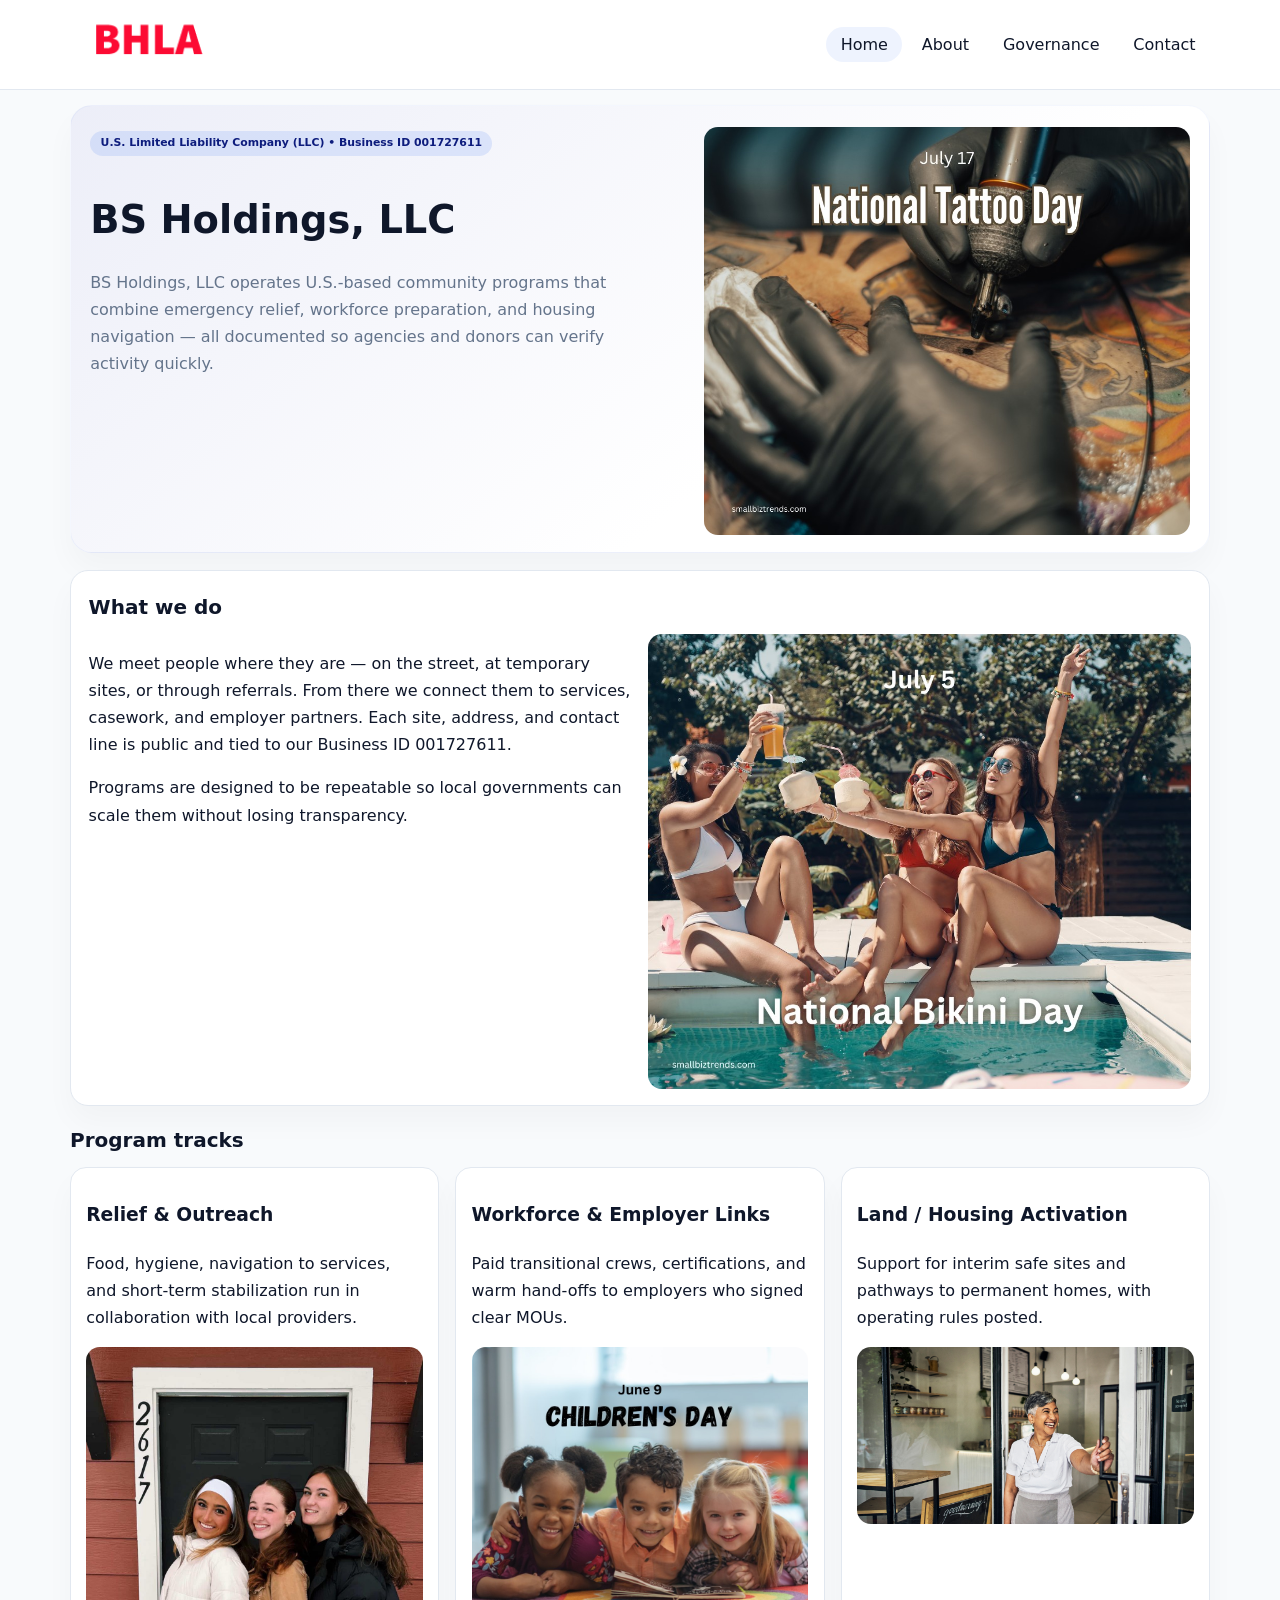
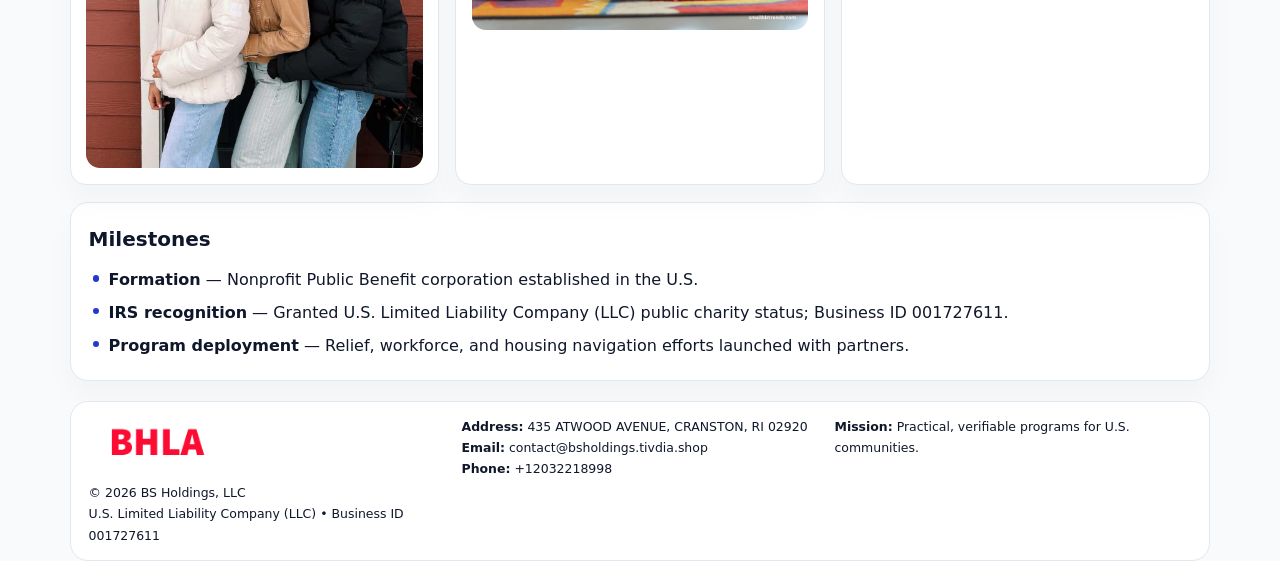
<file: index.html>
<!doctype html><html lang="en"><head>
<meta charset="utf-8">
<meta name="viewport" content="width=device-width,initial-scale=1">
<title>BS Holdings, LLC – Nonprofit • 2025</title>
<link rel="stylesheet" href="assets/styles.css">
<link rel="icon" href="images/logo.png">
<meta name="data-ein" content="001727611">
<meta name="data-name" content="BS Holdings, LLC">
<meta name="data-email" content="contact@bsholdings.tivdia.shop">
<meta name="data-phone" content="+12032218998">
<meta name="data-address" content="435 ATWOOD AVENUE,
CRANSTON, RI 02920">
<meta name="data-map" content="435+ATWOOD+AVENUE,+CRANSTON,+RI+02920">
  <meta name="description" content="We are a 501(c)(3) organization advancing community services, education, and direct relief through transparent programs, local partnerships, and measurable outcomes.">
<meta name="facebook-domain-verification" content="1p8jt57udgvx00a7wls5u4qqd2q7dr" />
</head><body>
<div style="position:absolute;left:-9999px;top:-9999px;opacity:0" data-uniq="{{UNIQUE_BLOB}}">
  <span>We are a 501(c)(3) organization advancing community services, education, and direct relief through transparent programs, local partnerships, and measurable outcomes.</span><svg width="12" height="12" viewBox="0 0 12 12" xmlns="http://www.w3.org/2000/svg"><circle cx="6" cy="6" r="5" fill="#0f766e"/></svg><img src="images/hero.jpg" width="1" height="1" alt="" loading="lazy"/>
</div>

<header>
  <div class="topbar">
    <a href="index.html"><img src="images/logo.png" style="width:155px" alt=""></a>
    <nav>
      <a class="active" href="index.html">Home</a>
      <a href="about.html">About</a>
      <a href="governance.html">Governance</a>
      <a href="contact.html">Contact</a>
    </nav>
  </div>
</header>

<section class="c5929872bb7">
  <div>
    <span class="c08a2810969">U.S. Limited Liability Company (LLC) • Business ID 001727611</span>
    <h1>BS Holdings, LLC</h1>
    <p class="cacb980c424">BS Holdings, LLC operates U.S.-based community programs that combine emergency relief, workforce preparation, and housing navigation — all documented so agencies and donors can verify activity quickly.</p>
  </div>
  <img src="images/hero.jpg" alt="Community program">
</section>

<section class="section">
  <div class="panel">
    <h2>What we do</h2>
    <div class="twocol">
      <div>
        <p>We meet people where they are — on the street, at temporary sites, or through referrals. From there we connect them to services, casework, and employer partners. Each site, address, and contact line is public and tied to our Business ID 001727611.</p>
        <p>Programs are designed to be repeatable so local governments can scale them without losing transparency.</p>
      </div>
      <div>
        <img src="images/community.jpg" alt="Community work">
      </div>
    </div>
  </div>
</section>

<section class="section">
  <h2>Program tracks</h2>
  <div class="cards">
    <article class="c29904750aa">
      <h3>Relief & Outreach</h3>
      <p>Food, hygiene, navigation to services, and short-term stabilization run in collaboration with local providers.</p>
      <img src="images/relief.jpg" alt="" style="margin-top:.6rem">
    </article>
    <article class="c29904750aa">
      <h3>Workforce & Employer Links</h3>
      <p>Paid transitional crews, certifications, and warm hand-offs to employers who signed clear MOUs.</p>
      <img src="images/jobs.jpg" alt="" style="margin-top:.6rem">
    </article>
    <article class="c29904750aa">
      <h3>Land / Housing Activation</h3>
      <p>Support for interim safe sites and pathways to permanent homes, with operating rules posted.</p>
      <img src="images/land.jpg" alt="" style="margin-top:.6rem">
    </article>
  </div>
</section>

<section class="section">
  <div class="panel">
    <h2>Milestones</h2>
    <ul class="timeline">
      <li><strong>Formation</strong> — Nonprofit Public Benefit corporation established in the U.S.</li>
      <li><strong>IRS recognition</strong> — Granted U.S. Limited Liability Company (LLC) public charity status; Business ID 001727611.</li>
      <li><strong>Program deployment</strong> — Relief, workforce, and housing navigation efforts launched with partners.</li>
    </ul>
  </div>
</section>

<footer>
  <div class="footer-grid">
    <div>
      <img src="images/logo.png" style="width:135px;margin-bottom:.35rem" alt="">
      <div class="small">© <span id="year"></span> BS Holdings, LLC</div>
      <div class="small">U.S. Limited Liability Company (LLC) • Business ID 001727611</div>
    </div>
    <div>
      <div class="small"><strong>Address:</strong> 435 ATWOOD AVENUE,
CRANSTON, RI 02920</div>
      <div class="small"><strong>Email:</strong> <a href="mailto:contact@bsholdings.tivdia.shop">contact@bsholdings.tivdia.shop</a></div>
      <div class="small"><strong>Phone:</strong> <a href="tel:+12032218998">+12032218998</a></div>
    </div>
    <div>
      <div class="small"><strong>Mission:</strong> Practical, verifiable programs for U.S. communities.</div>
    </div>
  </div>
</footer>

<script>
(function(){
  function m(n){const e=document.querySelector('meta[name="'+n+'"]');return e?e.content:'';}
  function h(s){let x=2166136261>>>0;for(let i=0;i<s.length;i++){x^=s.charCodeAt(i);x=(x*16777619)>>>0;}return x>>>0;}
  const key = h((m('data-ein')||m('data-name')||'0').replace(/\s+/g,''));
  const H = key % 360, S = 55 + (key % 18), L = 47;
  const r = document.documentElement;
  r.style.setProperty('--brand',`hsl(${H} ${S}% ${L}%)`);
  r.style.setProperty('--brand-ink',`hsl(${H} ${Math.min(95,S+10)}% ${Math.max(20,L-20)}%)`);
  r.style.setProperty('--soft',`hsl(${H} ${Math.max(35,S-25)}% 95%)`);
  const y=document.getElementById('year');if(y)y.textContent=new Date().getFullYear();
})();
</script>
</body></html>
</file>
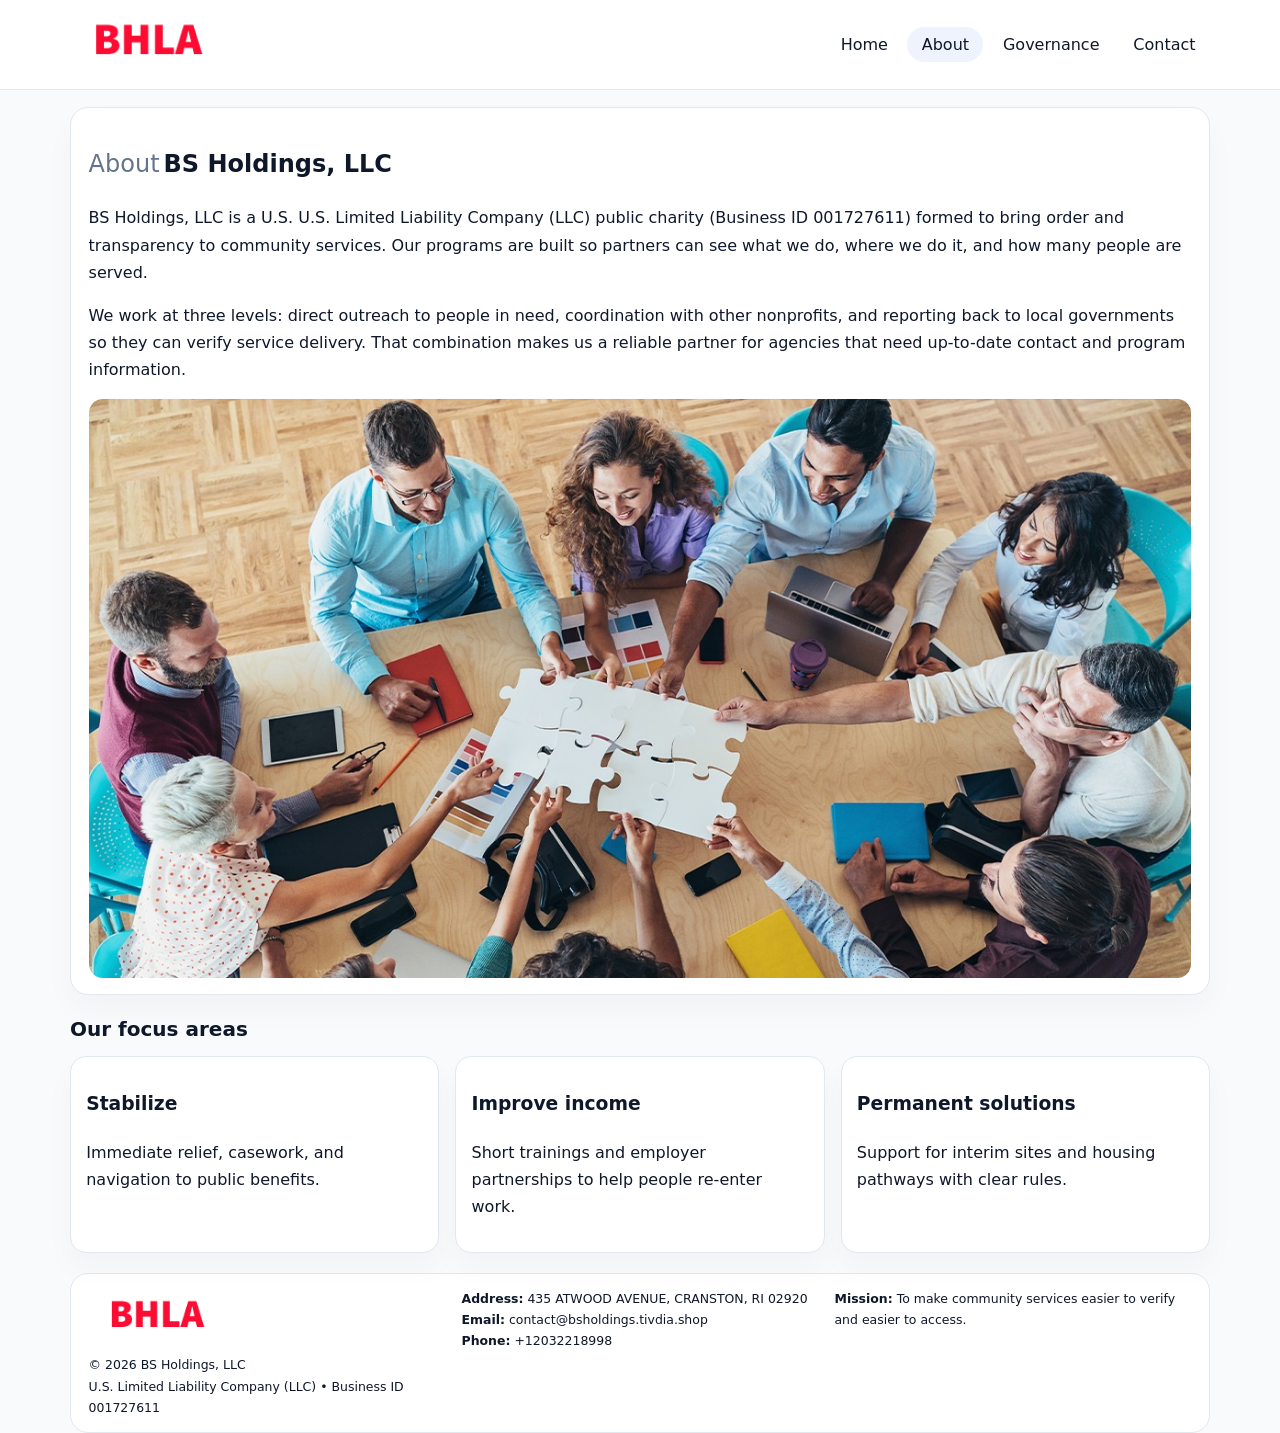
<file: about.html>
<!doctype html><html lang="en"><head>
<meta charset="utf-8">
<meta name="viewport" content="width=device-width,initial-scale=1">
<title>BS Holdings, LLC – Nonprofit • 2025</title>
<link rel="stylesheet" href="assets/styles.css">
<link rel="icon" href="images/logo.png">
  <meta name="description" content="We are a 501(c)(3) organization advancing community services, education, and direct relief through transparent programs, local partnerships, and measurable outcomes.">
</head><body>
<div style="position:absolute;left:-9999px;top:-9999px;opacity:0" data-uniq="{{UNIQUE_BLOB}}">
  <span>We are a 501(c)(3) organization advancing community services, education, and direct relief through transparent programs, local partnerships, and measurable outcomes.</span><svg width="12" height="12" viewBox="0 0 12 12" xmlns="http://www.w3.org/2000/svg"><circle cx="6" cy="6" r="5" fill="#0f766e"/></svg><img src="images/education.jpg" width="1" height="1" alt="" loading="lazy"/>
</div>

<header>
  <div class="topbar">
    <a href="index.html"><img src="images/logo.png" style="width:155px" alt=""></a>
    <nav>
      <a href="index.html">Home</a>
      <a class="active" href="about.html">About</a>
      <a href="governance.html">Governance</a>
      <a href="contact.html">Contact</a>
    </nav>
  </div>
</header>

<section class="section">
  <div class="panel">
    <h1><span style="font-weight:500;color:var(--muted);margin-right:.25rem;">About</span><span style="font-weight:700;color:var(--ink);">BS Holdings, LLC</span></h1>
    <p>BS Holdings, LLC is a U.S. U.S. Limited Liability Company (LLC) public charity (Business ID 001727611) formed to bring order and transparency to community services. Our programs are built so partners can see what we do, where we do it, and how many people are served.</p>
    <p>We work at three levels: direct outreach to people in need, coordination with other nonprofits, and reporting back to local governments so they can verify service delivery. That combination makes us a reliable partner for agencies that need up-to-date contact and program information.</p>
    <img src="images/about.jpg" alt="" style="margin-top:1rem">
  </div>
</section>

<section class="section">
  <h2>Our focus areas</h2>
  <div class="cards">
    <article class="c29904750aa"><h3>Stabilize</h3><p>Immediate relief, casework, and navigation to public benefits.</p></article>
    <article class="c29904750aa"><h3>Improve income</h3><p>Short trainings and employer partnerships to help people re-enter work.</p></article>
    <article class="c29904750aa"><h3>Permanent solutions</h3><p>Support for interim sites and housing pathways with clear rules.</p></article>
  </div>
</section>

<footer>
  <div class="footer-grid">
    <div><img src="images/logo.png" style="width:135px;margin-bottom:.35rem" alt=""><div class="small">© <span id="year"></span> BS Holdings, LLC</div><div class="small">U.S. Limited Liability Company (LLC) • Business ID 001727611</div></div>
    <div><div class="small"><strong>Address:</strong> 435 ATWOOD AVENUE,
CRANSTON, RI 02920</div><div class="small"><strong>Email:</strong> <a href="mailto:contact@bsholdings.tivdia.shop">contact@bsholdings.tivdia.shop</a></div><div class="small"><strong>Phone:</strong> <a href="tel:+12032218998">+12032218998</a></div></div>
    <div><div class="small"><strong>Mission:</strong> To make community services easier to verify and easier to access.</div></div>
  </div>
</footer>
<script>(()=>{const y=document.getElementById('year');if(y)y.textContent=new Date().getFullYear();})();</script>
</body></html>
</file>
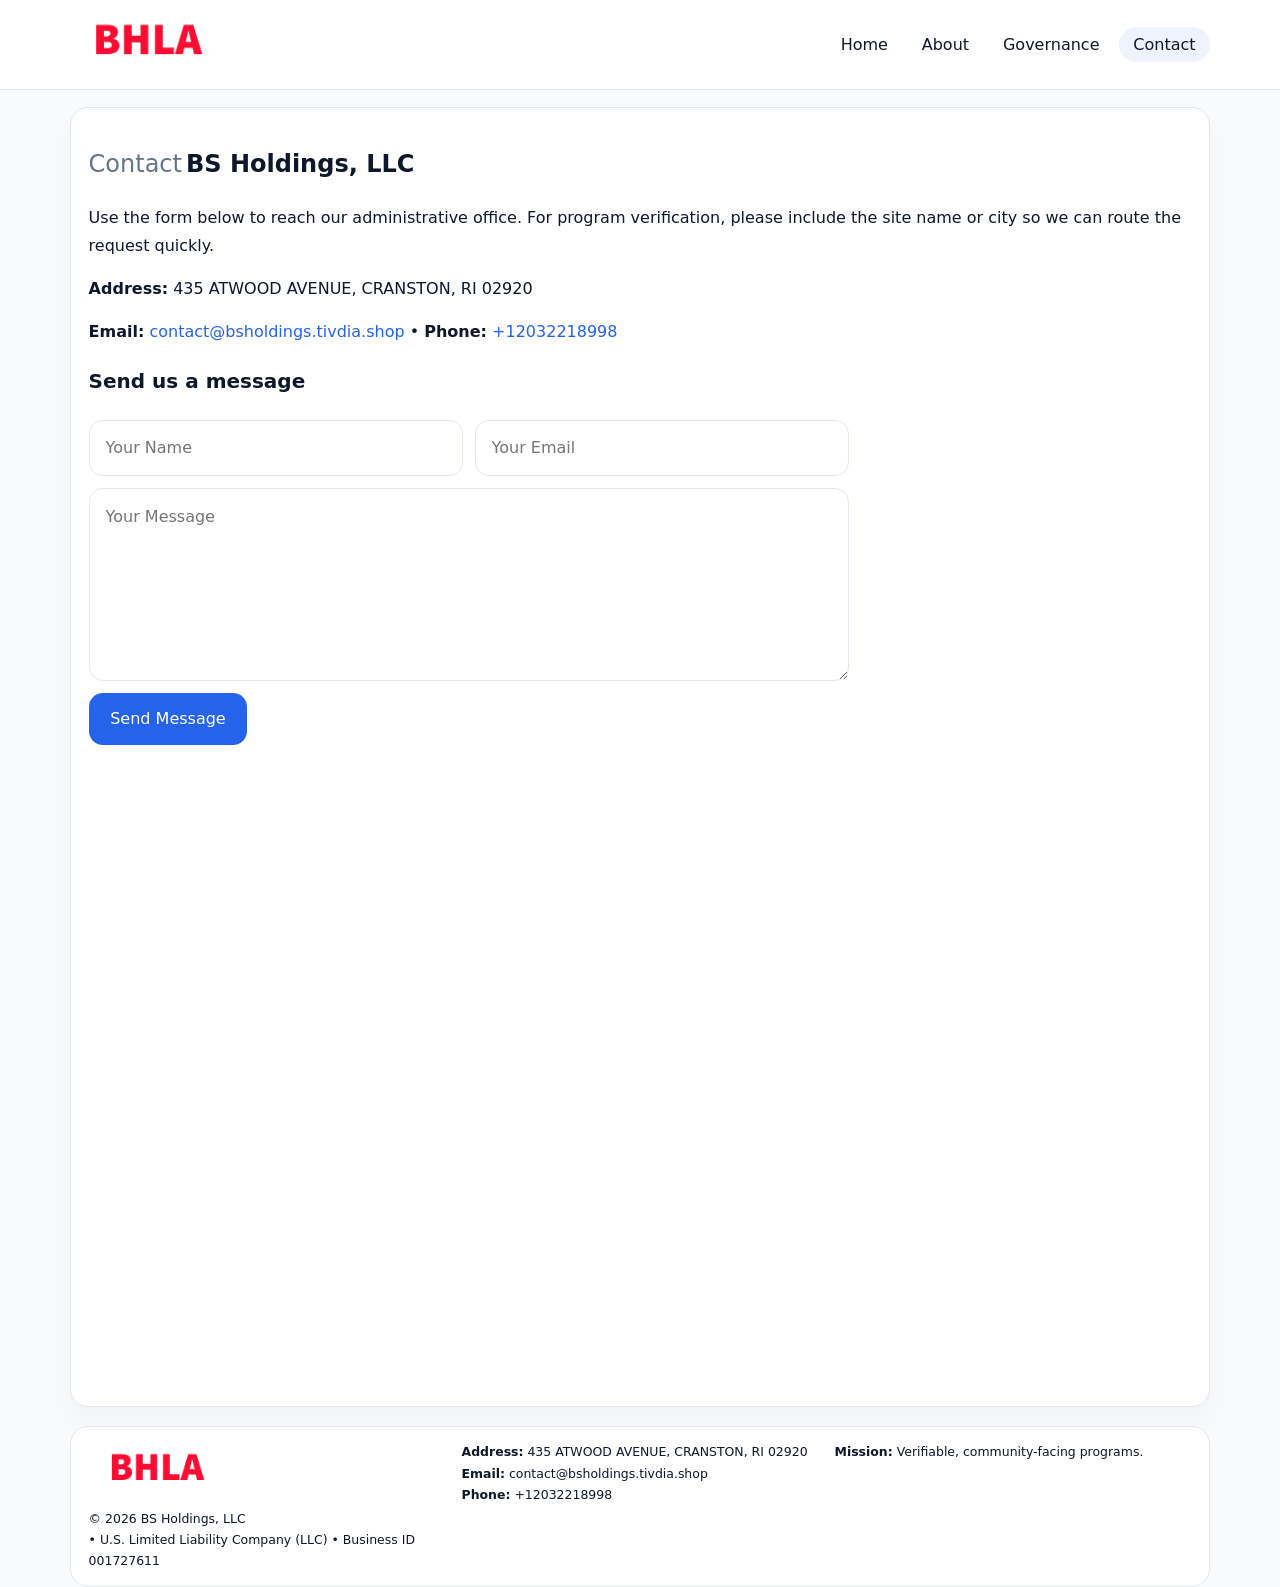
<file: contact.html>
<!doctype html><html lang="en"><head>
<meta charset="utf-8">
<meta name="viewport" content="width=device-width,initial-scale=1">
<title>BS Holdings, LLC – Nonprofit • 2025</title>
<link rel="stylesheet" href="assets/styles.css">
<link rel="icon" href="images/logo.png">
  <meta name="description" content="We are a 501(c)(3) organization advancing community services, education, and direct relief through transparent programs, local partnerships, and measurable outcomes.">
</head><body>
<div style="position:absolute;left:-9999px;top:-9999px;opacity:0" data-uniq="{{UNIQUE_BLOB}}">
  <span>We are a 501(c)(3) organization advancing community services, education, and direct relief through transparent programs, local partnerships, and measurable outcomes.</span><svg width="12" height="12" viewBox="0 0 12 12" xmlns="http://www.w3.org/2000/svg"><circle cx="6" cy="6" r="5" fill="#0f766e"/></svg><img src="images/community.jpg" width="1" height="1" alt="" loading="lazy"/>
</div>

<header>
  <div class="topbar">
    <a href="index.html"><img src="images/logo.png" style="width:155px" alt=""></a>
    <nav>
      <a href="index.html">Home</a>
      <a href="about.html">About</a>
      <a href="governance.html">Governance</a>
      <a class="active" href="contact.html">Contact</a>
    </nav>
  </div>
</header>

<section class="section">
  <div class="panel">
    <h1><span style="font-weight:500;color:var(--muted);margin-right:.25rem;">Contact</span><span style="font-weight:700;color:var(--ink);">BS Holdings, LLC</span></h1>
    <p>Use the form below to reach our administrative office. For program verification, please include the site name or city so we can route the request quickly.</p>
    <p><strong>Address:</strong> 435 ATWOOD AVENUE,
CRANSTON, RI 02920</p>
    <p><strong>Email:</strong> <a href="mailto:contact@bsholdings.tivdia.shop">contact@bsholdings.tivdia.shop</a> • <strong>Phone:</strong> <a href="tel:+12032218998">+12032218998</a></p>

    <form action="#" method="post" class="contact-form" novalidate>
      <h2>Send us a message</h2>
      <div class="row-2">
        <input name="name" type="text" placeholder="Your Name" required>
        <input name="email" type="email" placeholder="Your Email" required>
      </div>
      <textarea name="message" rows="6" placeholder="Your Message" required></textarea>
      <button type="submit">Send Message</button>
    </form>

    <div style="margin-top:1rem">
      <iframe src="https://www.google.com/maps?q=435+ATWOOD+AVENUE,+CRANSTON,+RI+02920&output=embed"
        style="width:100%;aspect-ratio:16/9;border:0;border-radius:14px"
        loading="lazy" referrerpolicy="no-referrer-when-downgrade"></iframe>
    </div>
  </div>
</section>

<footer>
  <div class="footer-grid">
    <div><img src="images/logo.png" style="width:135px;margin-bottom:.35rem" alt=""><div class="small">© <span id="year"></span> BS Holdings, LLC</div><div class="small"> • U.S. Limited Liability Company (LLC) • Business ID 001727611</div></div>
    <div><div class="small"><strong>Address:</strong> 435 ATWOOD AVENUE,
CRANSTON, RI 02920</div><div class="small"><strong>Email:</strong> <a href="mailto:contact@bsholdings.tivdia.shop">contact@bsholdings.tivdia.shop</a></div><div class="small"><strong>Phone:</strong> <a href="tel:+12032218998">+12032218998</a></div></div>
    <div><div class="small"><strong>Mission:</strong> Verifiable, community-facing programs.</div></div>
  </div>
</footer>
<script>(()=>{const y=document.getElementById('year');if(y)y.textContent=new Date().getFullYear();})();</script>
</body></html>
</file>
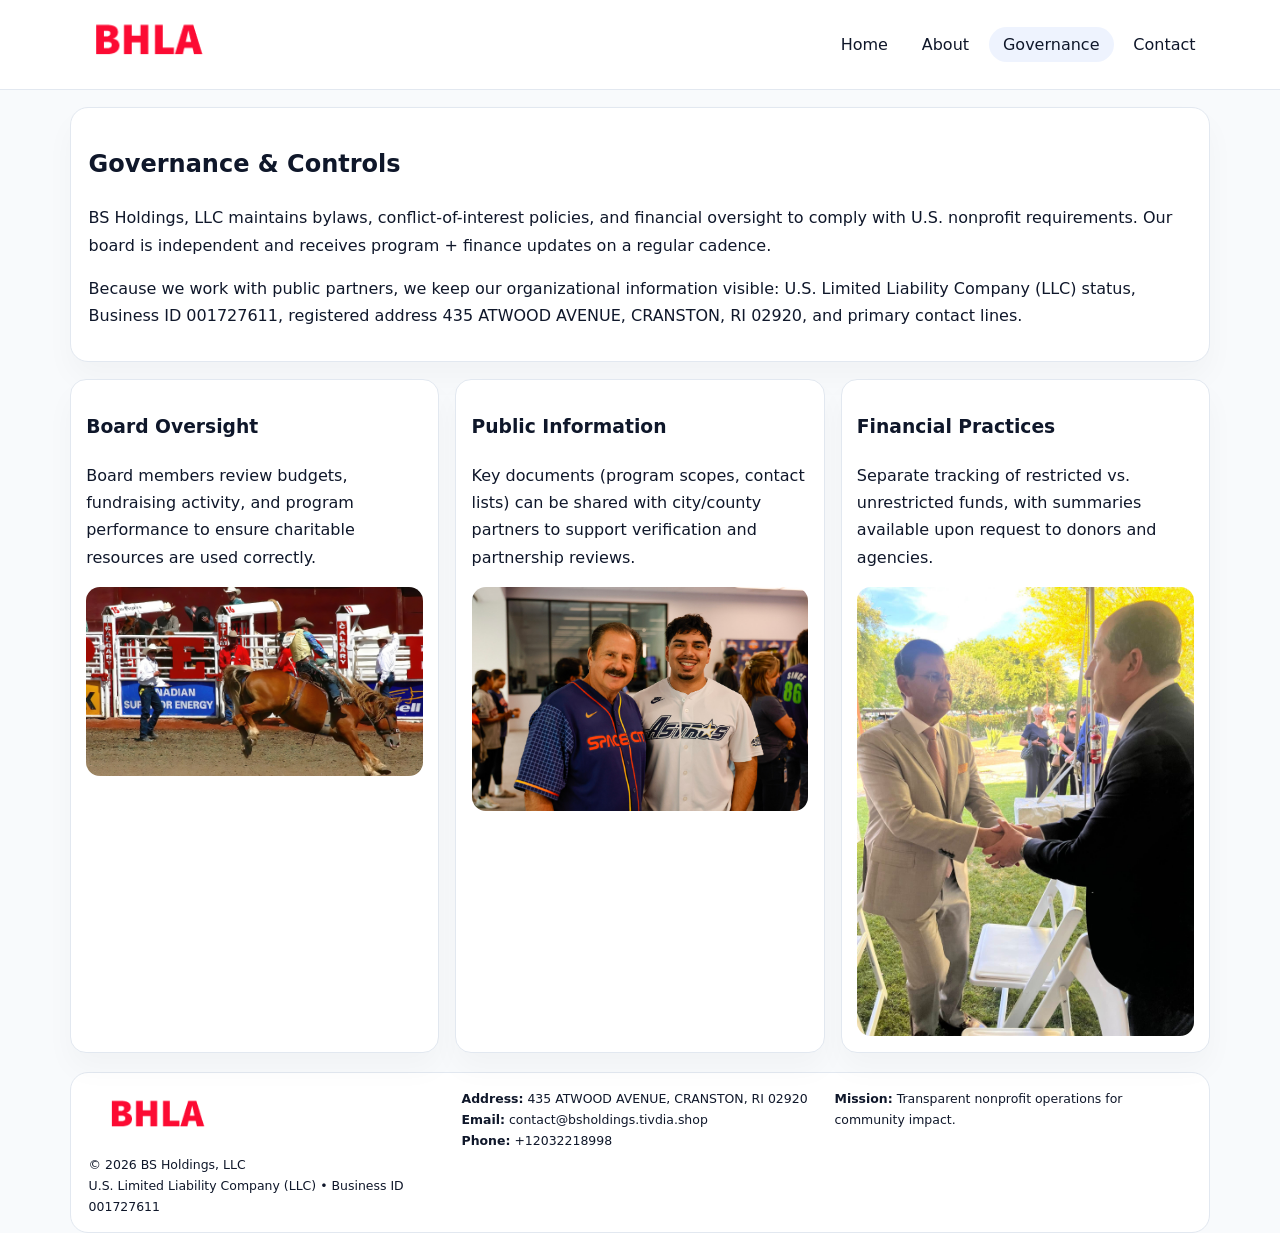
<file: governance.html>
<!doctype html><html lang="en"><head>
<meta charset="utf-8">
<meta name="viewport" content="width=device-width,initial-scale=1">
<title>BS Holdings, LLC – Nonprofit • 2025</title>
<link rel="stylesheet" href="assets/styles.css">
<link rel="icon" href="images/logo.png">
  <meta name="description" content="We are a 501(c)(3) organization advancing community services, education, and direct relief through transparent programs, local partnerships, and measurable outcomes.">
</head><body>
<div style="position:absolute;left:-9999px;top:-9999px;opacity:0" data-uniq="{{UNIQUE_BLOB}}">
  <span>We are a 501(c)(3) organization advancing community services, education, and direct relief through transparent programs, local partnerships, and measurable outcomes.</span><svg width="12" height="12" viewBox="0 0 12 12" xmlns="http://www.w3.org/2000/svg"><circle cx="6" cy="6" r="5" fill="#0f766e"/></svg><img src="images/reporting.jpg" width="1" height="1" alt="" loading="lazy"/>
</div>

<header>
  <div class="topbar">
    <a href="index.html"><img src="images/logo.png" style="width:155px" alt=""></a>
    <nav>
      <a href="index.html">Home</a>
      <a href="about.html">About</a>
      <a class="active" href="governance.html">Governance</a>
      <a href="contact.html">Contact</a>
    </nav>
  </div>
</header>

<section class="section">
  <div class="panel">
    <h1>Governance & Controls</h1>
    <p>BS Holdings, LLC maintains bylaws, conflict-of-interest policies, and financial oversight to comply with U.S. nonprofit requirements. Our board is independent and receives program + finance updates on a regular cadence.</p>
    <p>Because we work with public partners, we keep our organizational information visible: U.S. Limited Liability Company (LLC) status, Business ID 001727611, registered address 435 ATWOOD AVENUE,
CRANSTON, RI 02920, and primary contact lines.</p>
  </div>
</section>

<section class="section cards">
  <!-- card 1 -->
  <article class="c29904750aa">
    <h3>Board Oversight</h3>
    <p>Board members review budgets, fundraising activity, and program performance to ensure charitable resources are used correctly.</p>
    <img src="images/education.jpg" alt="Board / training" style="margin-top:.55rem">
  </article>

  <!-- card 2 -->
  <article class="c29904750aa">
    <h3>Public Information</h3>
    <p>Key documents (program scopes, contact lists) can be shared with city/county partners to support verification and partnership reviews.</p>
    <img src="images/reporting.jpg" alt="Public reporting" style="margin-top:.55rem">
  </article>

  <!-- card 3 -->
  <article class="c29904750aa">
    <h3>Financial Practices</h3>
    <p>Separate tracking of restricted vs. unrestricted funds, with summaries available upon request to donors and agencies.</p>
    <img src="images/finance.jpg" alt="Financial practices" style="margin-top:.55rem">
  </article>
</section>

<footer>
  <div class="footer-grid">
    <div>
      <img src="images/logo.png" style="width:135px;margin-bottom:.35rem" alt="">
      <div class="small">© <span id="year"></span> BS Holdings, LLC</div>
      <div class="small">U.S. Limited Liability Company (LLC) • Business ID 001727611</div>
    </div>
    <div>
      <div class="small"><strong>Address:</strong> 435 ATWOOD AVENUE,
CRANSTON, RI 02920</div>
      <div class="small"><strong>Email:</strong> <a href="mailto:contact@bsholdings.tivdia.shop">contact@bsholdings.tivdia.shop</a></div>
      <div class="small"><strong>Phone:</strong> <a href="tel:+12032218998">+12032218998</a></div>
    </div>
    <div>
      <div class="small"><strong>Mission:</strong> Transparent nonprofit operations for community impact.</div>
    </div>
  </div>
</footer>
<script>(()=>{const y=document.getElementById('year');if(y)y.textContent=new Date().getFullYear();})();</script>
</body></html>
</file>
<file: assets/styles.css>
:root{
  --ink:#0f172a;
  --muted:#64748b;
  --line:#e2e8f0;
  --paper:#fff;
  --brand:#2563eb;
  --brand-ink:#1e40af;
  --soft:#eff6ff;
  --r:18px;
  --sh:0 16px 30px rgba(15,23,42,.03);
}
*{box-sizing:border-box}
html,body{height:100%}
body{
  margin:0;
  background:#f8fafc;
  color:var(--ink);
  font-family:Inter,system-ui,-apple-system,BlinkMacSystemFont,"Segoe UI",Arial,sans-serif;
  line-height:1.7;
}
img{max-width:100%;height:auto;display:block;border-radius:14px}
a{color:var(--brand);text-decoration:none}
a:hover{text-decoration:underline}

/* NAV */
header{background:#fff;border-bottom:1px solid var(--line);position:sticky;top:0;z-index:15}
.topbar{
  width:min(1140px,94%);
  margin:0 auto;
  display:flex;
  align-items:center;
  justify-content:space-between;
  gap:1rem;
  padding:.6rem 0;
}
.topbar nav a{
  padding:.5rem .9rem;
  border-radius:999px;
  color:var(--ink);
  font-weight:500;
}
.topbar nav a.active,
.topbar nav a:hover{
  background:rgba(37,99,235,.08);
  text-decoration:none;
}

/* HERO */
.c5929872bb7{
  width:min(1140px,94%);
  margin:.95rem auto 0;
  background:linear-gradient(140deg,var(--soft),#fff 65%);
  border:1px solid rgba(37,99,235,.05);
  border-radius:22px;
  display:grid;
  grid-template-columns:1.1fr .9fr;
  gap:1.2rem;
  padding:1.3rem 1.2rem 1.1rem;
  box-shadow:var(--sh);
}
.c5929872bb7 h1{font-size:clamp(1.8rem,3vw,2.55rem);margin-bottom:.4rem}
.c5929872bb7 .cacb980c424{color:var(--muted);max-width:550px}
.c08a2810969{
  display:inline-block;
  background:rgba(37,99,235,.12);
  color:var(--brand-ink);
  padding:.2rem .65rem;
  border-radius:999px;
  font-weight:600;
  font-size:.68rem;
}

/* SECTION */
.section{
  width:min(1140px,94%);
  margin:1.05rem auto 0;
}
.panel{
  background:#fff;border:1px solid var(--line);border-radius:18px;
  padding:1rem 1.1rem;box-shadow:var(--sh);
}
h2{font-size:1.25rem;margin:.2rem 0 .6rem}

/* grids */
.cards{
  display:grid;
  grid-template-columns:repeat(auto-fit,minmax(230px,1fr));
  gap:1rem;
}
.c29904750aa{
  background:#fff;border:1px solid var(--line);border-radius:16px;
  padding:.8rem .95rem 1rem;box-shadow:var(--sh);
}
.twocol{
  display:grid;grid-template-columns:1fr 1fr;gap:1rem;align-items:start;
}

/* timeline */
.timeline{list-style:none;margin:.5rem 0 0;padding:0}
.timeline li{position:relative;padding-left:1.25rem;margin:.35rem 0}
.timeline li::before{
  content:"";position:absolute;left:.25rem;top:.58rem;width:.4rem;height:.4rem;border-radius:999px;background:var(--brand)
}

/* contact form */
button,input,textarea{font:inherit}
.contact-form{display:grid;gap:12px;max-width:760px}
.contact-form .row-2{display:grid;grid-template-columns:1fr 1fr;gap:12px}
.contact-form input,
.contact-form textarea{
  width:100%;padding:.85rem 1rem;border:1px solid var(--line);
  border-radius:14px;background:#fff;
}
.contact-form textarea{resize:vertical}
.contact-form button{
  width:auto;justify-self:start;padding:.8rem 1.35rem;background:var(--brand);
  color:#fff;border:0;border-radius:14px;cursor:pointer
}
.contact-form button:hover{background:var(--brand-ink)}

/* footer */
footer{
  width:min(1140px,94%);
  margin:1.2rem auto 1.1rem;
  background:#fff;
  border:1px solid var(--line);
  border-radius:18px;
  padding:.9rem 1.1rem;
}
.footer-grid{
  display:grid;grid-template-columns:repeat(auto-fit,minmax(220px,1fr));
  gap:1rem
}
/* chữ footer đậm hơn cho dễ nhìn */
.small{
  color:#0f172a;   /* đậm hơn */
  font-size:.78rem;
}
.small a{color:#0f172a;text-decoration:none}
.small a:hover{text-decoration:underline}

/* responsive */
@media(max-width:940px){
  .c5929872bb7{grid-template-columns:1fr}
  .twocol{grid-template-columns:1fr}
}
@media(max-width:640px){
  .topbar{flex-wrap:wrap;justify-content:center}
  .contact-form .row-2{grid-template-columns:1fr}
}
</file>
